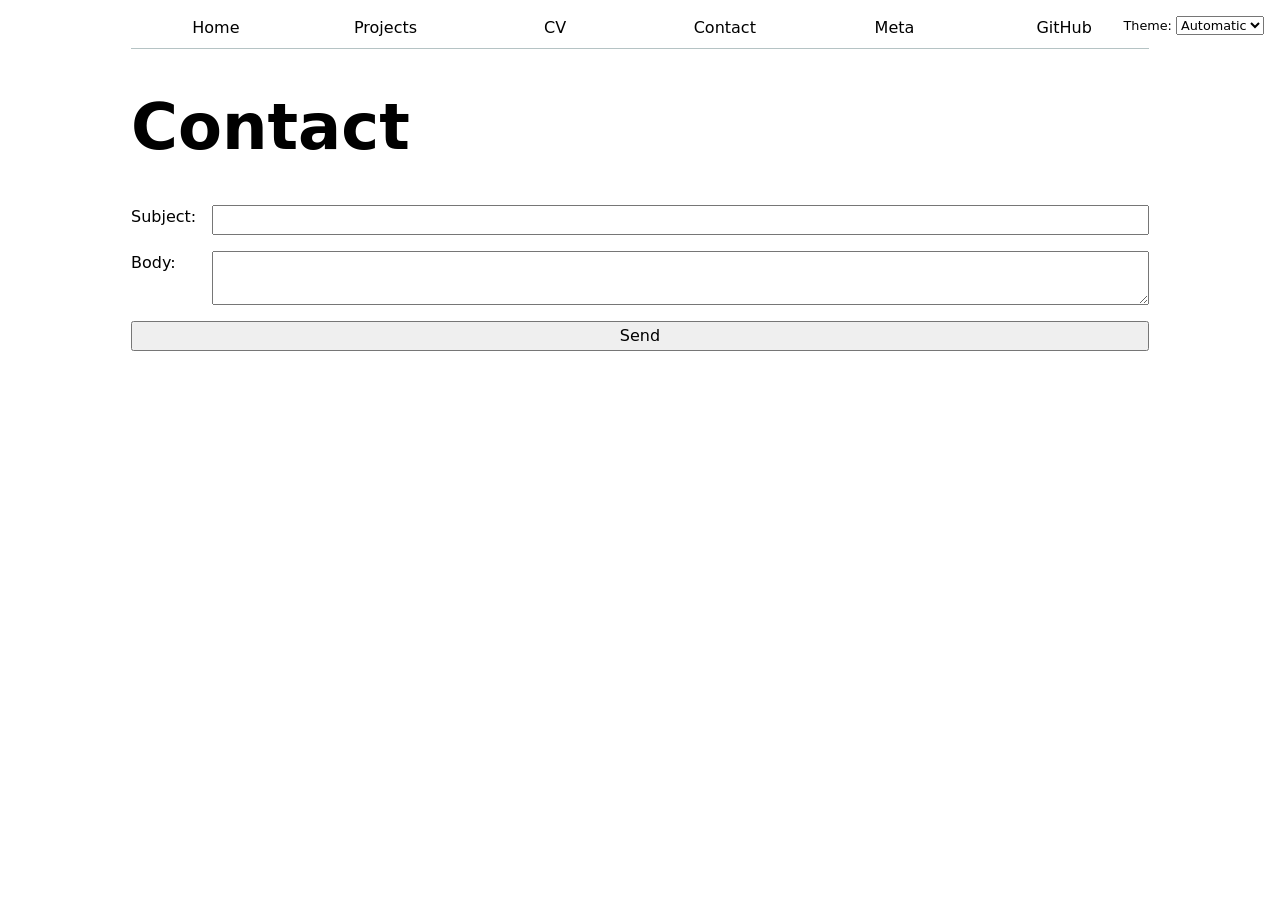
<file: contact/index.html>
<!DOCTYPE html>
<html lang="en">

<head>
    <meta charset="UTF-8">
    <meta name="viewport" content="width=device-width, initial-scale=1.0">
    <title>Contact • Cory Ornelas</title>
    <link rel="stylesheet" href="../style.css">
    <script type="module" src="../global.js"></script>
</head>

<body>
    <h1>Contact</h1>
    <form action="mailto:caornelas@ucsd.edu" method="GET">
        <label>Subject: <input name="subject"></label>
        <label>Body: <textarea name="body"></textarea></label>
        <button>Send</button>
    </form>
</body>

</html>
</file>
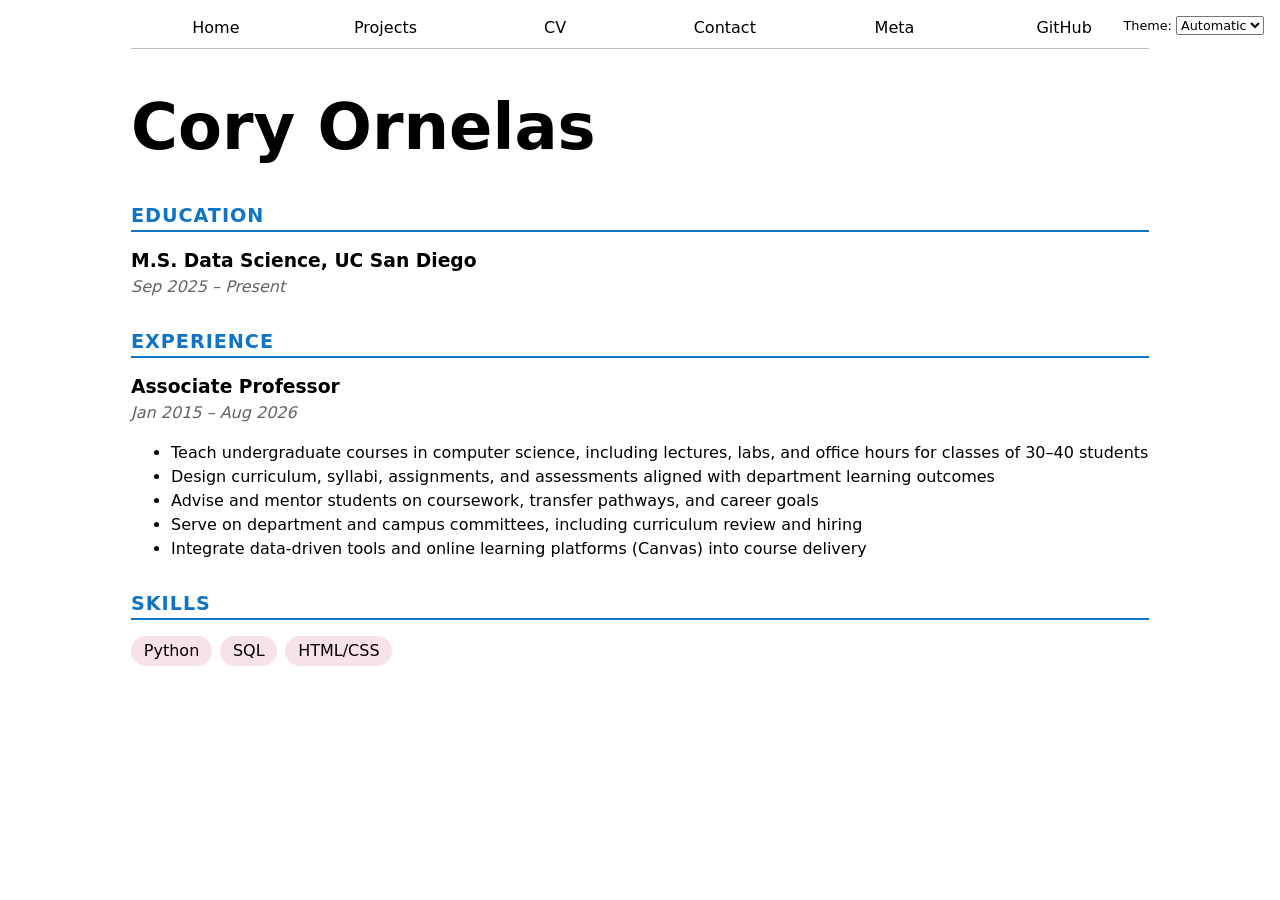
<file: cv/index.html>
<!DOCTYPE html>
<html lang="en">

<head>
    <meta charset="UTF-8">
    <meta name="viewport" content="width=device-width, initial-scale=1.0">
    <title>CV • Cory Ornelas</title>
    <link rel="stylesheet" href="../style.css">
    <script type="module" src="../global.js"></script>
</head>

<body class="cv">

    <h1>Cory Ornelas</h1>

    <section>
        <h2>Education</h2>
        <article>
            <h3>M.S. Data Science, UC San Diego</h3>
            <p><time datetime="2025-09">Sep 2025</time> – Present</p>
        </article>
    </section>

    <section>
        <h2>Experience</h2>
        <article>
            <h3>Associate Professor</h3>
            <p><time datetime="2015-01">Jan 2015</time> – <time datetime="2026-08">Aug 2026</time></p>
            <ul>
                <li>Teach undergraduate courses in computer science, including lectures, labs, and office hours for classes of
                    30–40 students</li>
                <li>Design curriculum, syllabi, assignments, and assessments aligned with department learning outcomes
                </li>
                <li>Advise and mentor students on coursework, transfer pathways, and career goals</li>
                <li>Serve on department and campus committees, including curriculum review and hiring</li>
                <li>Integrate data-driven tools and online learning platforms (Canvas) into course delivery</li>
            </ul>
        </article>
    </section>

    <section>
        <h2>Skills</h2>
        <ul class="skills">
            <li>Python</li>
            <li>SQL</li>
            <li>HTML/CSS</li>
        </ul>
    </section>
</body>

</html>
</file>
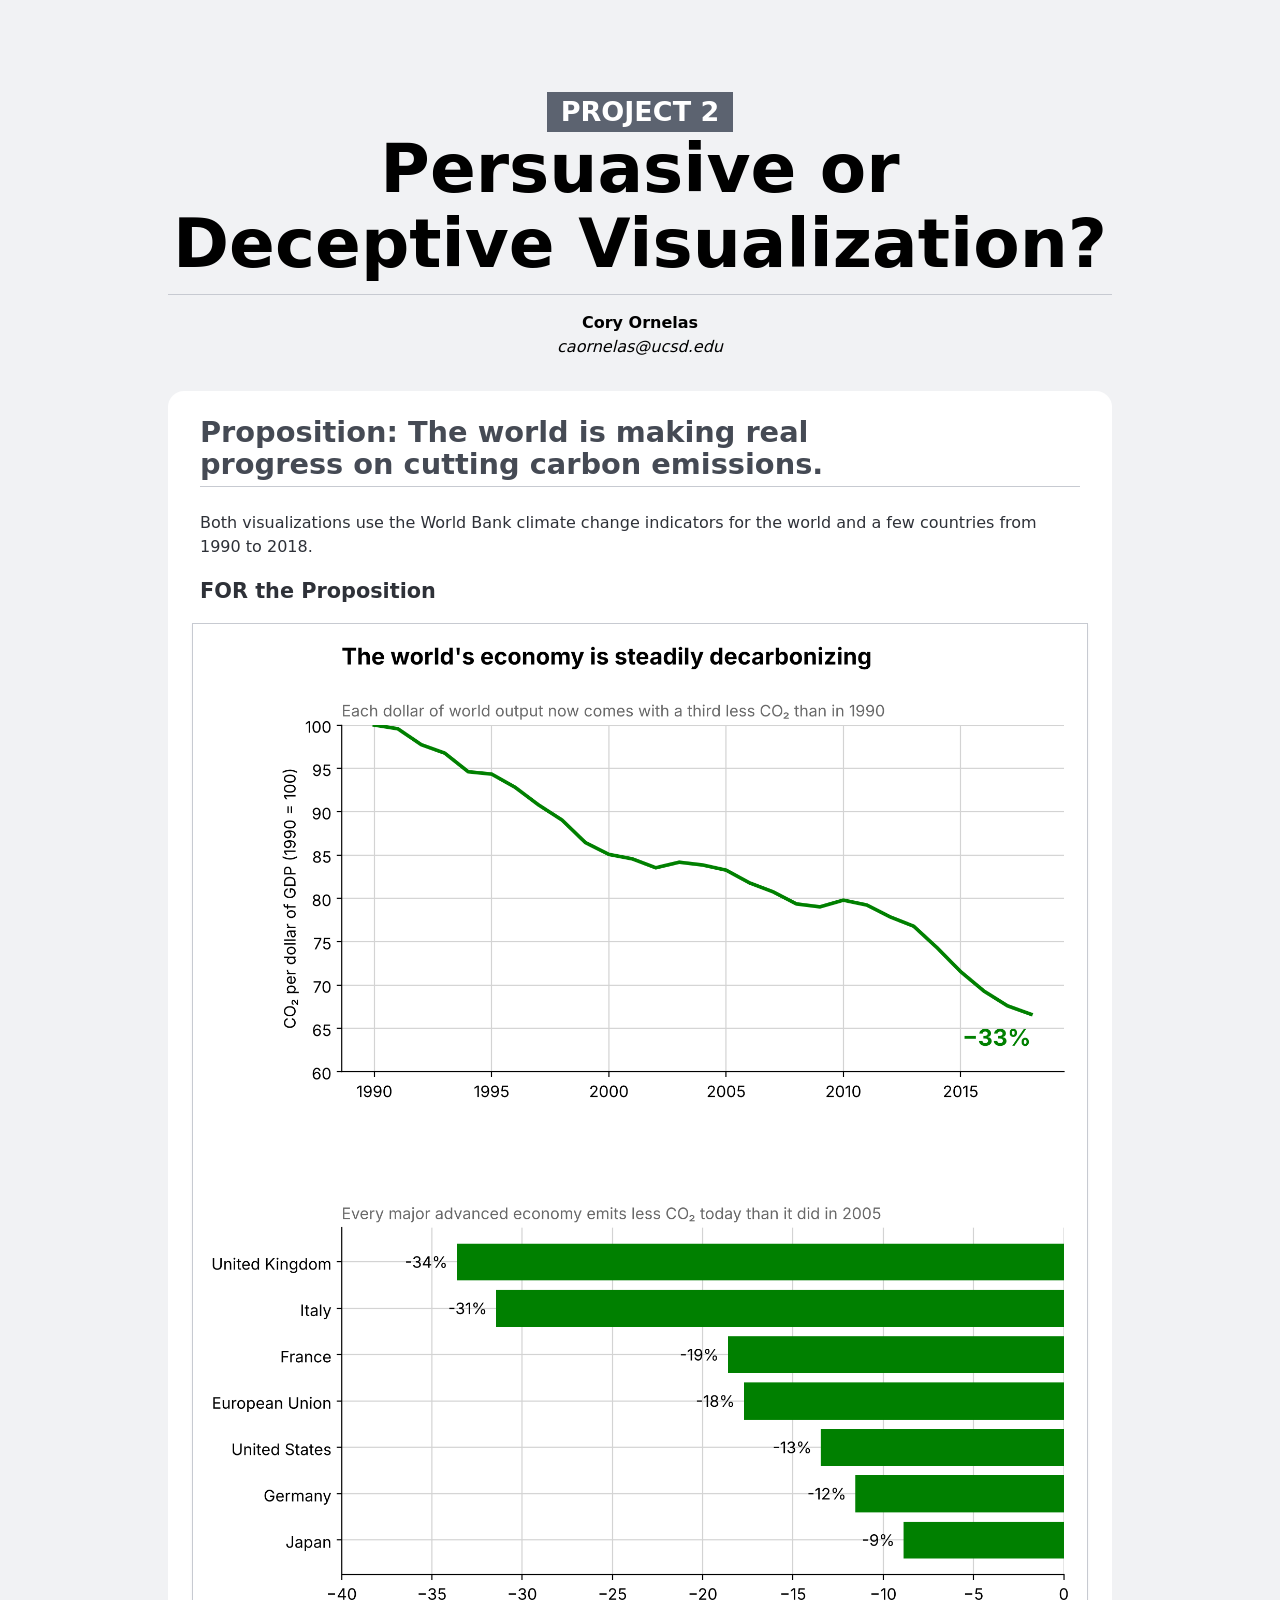
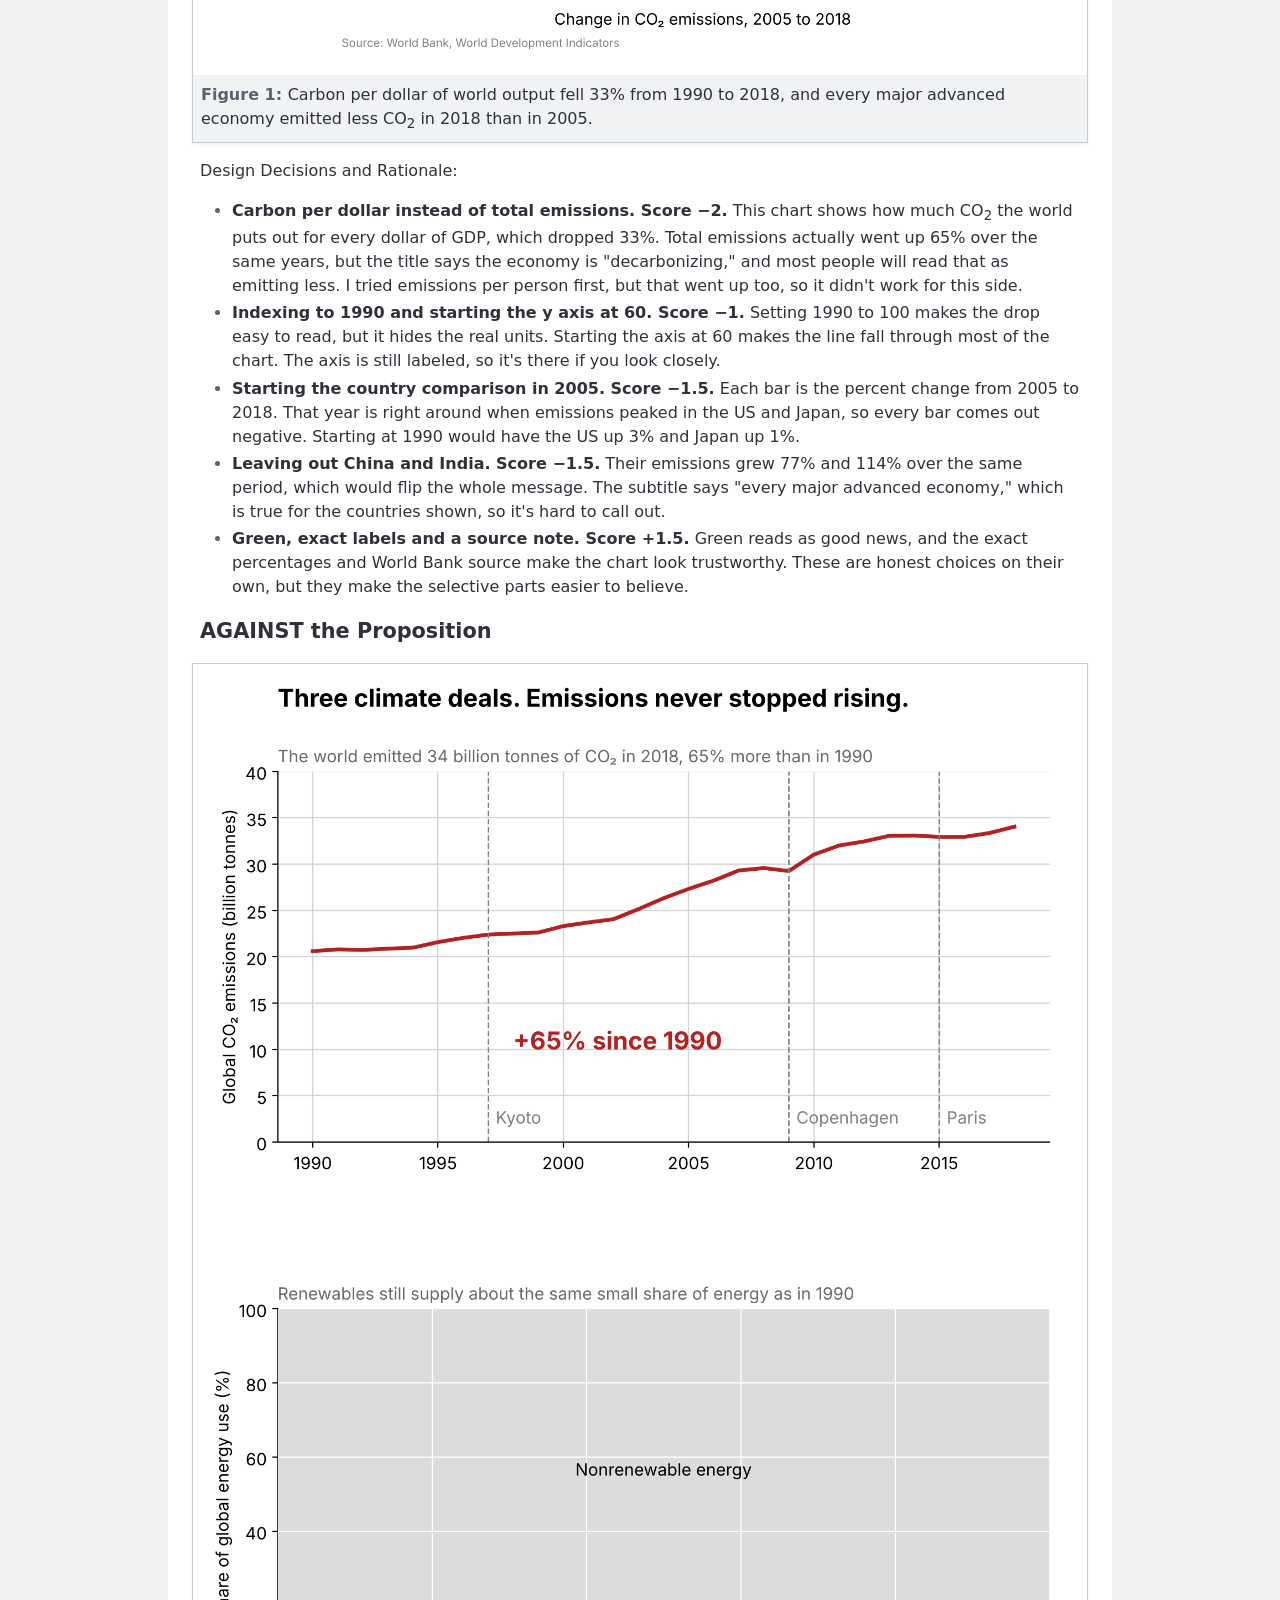
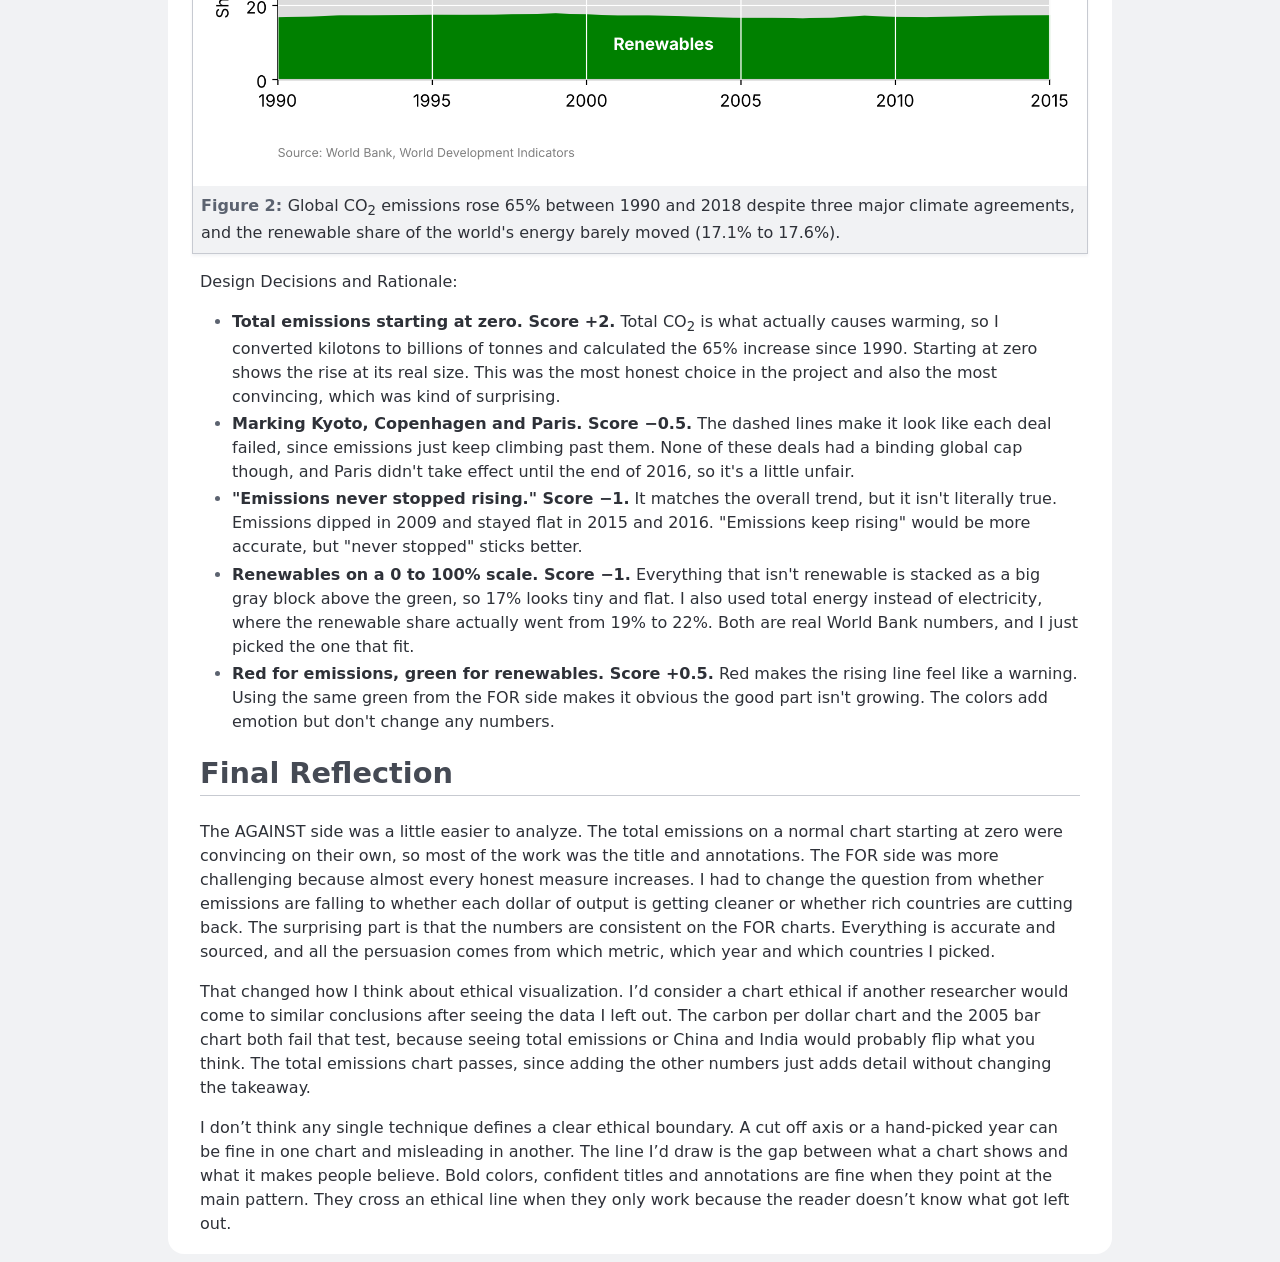
<file: project2/index.html>
<!DOCTYPE html>
<html lang="en">
  <head>
    <title>Project 2: Persuasive or Deceptive?</title>
    <style>
      :root {
        --color-neutral-95: hsl(220 10% 95%);
        --color-neutral-90: hsl(220 10% 90%);
        --color-neutral-80: hsl(220 10% 80%);
        --color-neutral-70: hsl(220 10% 70%);
        --color-neutral-60: hsl(220 10% 60%);
        --color-neutral-50: hsl(220 10% 50%);
        --color-neutral-40: hsl(220 10% 40%);
        --color-neutral-30: hsl(220 10% 30%);
        --color-neutral-20: hsl(220 10% 20%);
        --color-neutral-10: hsl(220 10% 10%);
      }

      html {
        font: 100%/1.5 system-ui;
        counter-reset: figure;
        background: var(--color-neutral-95);
        max-width: min(75vw, 80em);
        margin: 0 auto;
      }

      /* Headings */

      h1,
      h2,
      h3,
      h4,
      h5,
      h6 {
        line-height: 1.1;
        font-weight: 600;
        text-wrap: balance;
      }

      h1,
      h2 {
        border-bottom: 1px solid var(--color-neutral-80);
        padding-bottom: 0.2em;
      }

      h1 {
        margin-block: 1em 0.5rem;
        font-size: clamp(2.5em, 150% + 2vh + 2vw, 10vmin);
        font-weight: 800;

        small {
          display: block;
          width: fit-content;
          padding: 0.2em 0.5em;
          margin-inline: auto;
          color: white;
          background: var(--color-neutral-40);
          font-size: 40%;
          text-transform: uppercase;
          white-space: nowrap;
        }
      }

      h2 {
        font-size: 180%;
        color: var(--color-neutral-30);
      }

      h3 {
        font-size: 130%;
      }

      /* Lists */

      ul,
      ol {
        padding-inline-start: 2em;
      }

      li {
        &::marker {
          color: var(--color-neutral-40);
        }

        + li {
          margin-top: 0.2em;
        }
      }

      /* Sectioning elements */

      header {
        padding-block: 1em;
        text-align: center;
      }

      main {
        background: white;
        color: var(--color-neutral-20);
        border-radius: 1rem;
        padding: 0.1rem 2rem;
      }

      /* Figures */

      figure {
        margin: 1em 0;
        padding: 0.5rem;
        margin-inline: -0.5em;
        border: 1px solid var(--color-neutral-80);
        box-shadow: 0 0.1em 0.2em var(--color-neutral-95);
        text-align: center;
        background: white;

        > figcaption {
          font: 500 75% var(--font-sans);
          background: var(--color-neutral-95);
          padding: 0.5rem;
          margin: -0.5rem;
          margin-top: 0.5rem;
          counter-increment: figure;
          text-align: left;

          &::before {
            content: 'Figure ' counter(figure) ': ';
            font-weight: bold;
            color: var(--color-neutral-40);
          }

          a:not(:hover, :focus, :active) {
            color: inherit;
            text-decoration: underline;
            text-decoration-color: color-mix(
              in lab,
              currentColor,
              transparent 70%
            );
          }
        }
      }
    </style>
  </head>

  <body>
    <header>
      <h1>
        <small>Project 2</small>
        Persuasive or Deceptive Visualization?
      </h1>

      <p><strong>Cory Ornelas</strong><br /><em>caornelas@ucsd.edu</em></p>
    </header>

    <main>
      <h2>Proposition: The world is making real progress on cutting carbon emissions.</h2>

      <p>Both visualizations use the World Bank climate change indicators for the world and a few countries from 1990 to 2018.</p>

      <section>
        <h3>FOR the Proposition</h3>

        <figure>
          <img src="for.png" alt="Top: line chart of world CO2 emissions per dollar of GDP, indexed so 1990 equals 100, falling to 67 by 2018. Bottom: bar chart of the change in CO2 emissions from 2005 to 2018 for seven advanced economies, from 34% lower for the United Kingdom to 9% lower for Japan." style="max-width: 100%" />
          <figcaption>Carbon per dollar of world output fell 33% from 1990 to 2018, and every major advanced economy emitted less CO<sub>2</sub> in 2018 than in 2005.</figcaption>
        </figure>

        <p>Design Decisions and Rationale:</p>

        <ul>
          <li><strong>Carbon per dollar instead of total emissions. Score −2.</strong> This chart shows how much CO<sub>2</sub> the world puts out for every dollar of GDP, which dropped 33%. Total emissions actually went up 65% over the same years, but the title says the economy is "decarbonizing," and most people will read that as emitting less. I tried emissions per person first, but that went up too, so it didn't work for this side.</li>
          <li><strong>Indexing to 1990 and starting the y axis at 60. Score −1.</strong> Setting 1990 to 100 makes the drop easy to read, but it hides the real units. Starting the axis at 60 makes the line fall through most of the chart. The axis is still labeled, so it's there if you look closely.</li>
          <li><strong>Starting the country comparison in 2005. Score −1.5.</strong> Each bar is the percent change from 2005 to 2018. That year is right around when emissions peaked in the US and Japan, so every bar comes out negative. Starting at 1990 would have the US up 3% and Japan up 1%.</li>
          <li><strong>Leaving out China and India. Score −1.5.</strong> Their emissions grew 77% and 114% over the same period, which would flip the whole message. The subtitle says "every major advanced economy," which is true for the countries shown, so it's hard to call out.</li>
          <li><strong>Green, exact labels and a source note. Score +1.5.</strong> Green reads as good news, and the exact percentages and World Bank source make the chart look trustworthy. These are honest choices on their own, but they make the selective parts easier to believe.</li>
        </ul>
      </section>

      <section>
        <h3>AGAINST the Proposition</h3>

        <figure>
          <img src="against_v2.png" alt="Top: area chart of global CO2 emissions rising from about 20.6 billion tonnes in 1990 to 34 billion tonnes in 2018, with dashed lines marking the Kyoto Protocol in 1997, the Copenhagen Accord in 2009 and the Paris Agreement in 2015. Bottom: area chart on a scale from 0 to 100% showing renewables holding at about 17% of global energy use from 1990 to 2015." style="max-width: 100%" />
          <figcaption>Global CO<sub>2</sub> emissions rose 65% between 1990 and 2018 despite three major climate agreements, and the renewable share of the world's energy barely moved (17.1% to 17.6%).</figcaption>
        </figure>

        <p>Design Decisions and Rationale:</p>

        <ul>
          <li><strong>Total emissions starting at zero. Score +2.</strong> Total CO<sub>2</sub> is what actually causes warming, so I converted kilotons to billions of tonnes and calculated the 65% increase since 1990. Starting at zero shows the rise at its real size. This was the most honest choice in the project and also the most convincing, which was kind of surprising.</li>
          <li><strong>Marking Kyoto, Copenhagen and Paris. Score −0.5.</strong> The dashed lines make it look like each deal failed, since emissions just keep climbing past them. None of these deals had a binding global cap though, and Paris didn't take effect until the end of 2016, so it's a little unfair.</li>
          <li><strong>"Emissions never stopped rising." Score −1.</strong> It matches the overall trend, but it isn't literally true. Emissions dipped in 2009 and stayed flat in 2015 and 2016. "Emissions keep rising" would be more accurate, but "never stopped" sticks better.</li>
          <li><strong>Renewables on a 0 to 100% scale. Score −1.</strong> Everything that isn't renewable is stacked as a big gray block above the green, so 17% looks tiny and flat. I also used total energy instead of electricity, where the renewable share actually went from 19% to 22%. Both are real World Bank numbers, and I just picked the one that fit.</li>
          <li><strong>Red for emissions, green for renewables. Score +0.5.</strong> Red makes the rising line feel like a warning. Using the same green from the FOR side makes it obvious the good part isn't growing. The colors add emotion but don't change any numbers.</li>
        </ul>
      </section>

      <section>
        <h2>Final Reflection</h2>

        <p>The AGAINST side was a little easier to analyze. The total emissions on a normal chart starting at zero were convincing on their own, so most of the work was the title and annotations. The FOR side was more challenging because almost every honest measure increases. I had to change the question from whether emissions are falling to whether each dollar of output is getting cleaner or whether rich countries are cutting back. The surprising part is that the numbers are consistent on the FOR charts. Everything is accurate and sourced, and all the persuasion comes from which metric, which year and which countries I picked.</p>

        <p>That changed how I think about ethical visualization. I’d consider a chart ethical if another researcher would come to similar conclusions after seeing the data I left out. The carbon per dollar chart and the 2005 bar chart both fail that test, because seeing total emissions or China and India would probably flip what you think. The total emissions chart passes, since adding the other numbers just adds detail without changing the takeaway.</p>

        <p>I don’t think any single technique defines a clear ethical boundary. A cut off axis or a hand-picked year can be fine in one chart and misleading in another. The line I’d draw is the gap between what a chart shows and what it makes people believe. Bold colors, confident titles and annotations are fine when they point at the main pattern. They cross an ethical line when they only work because the reader doesn’t know what got left out.</p>
      </section>
    </main>
  </body>
</html>
</file>
<file: style.css>
:root {
	color-scheme: light dark;
	--color-accent: oklch(55% 0.15 250);
	--border-gray: oklch(50% 10% 200 / 40%);
	accent-color: var(--color-accent);
}

body {
	font: 100%/1.5 system-ui;
	max-width: 100ch;
	margin-inline: max(1em, (100% - 100ch) / 2);
}

img {
	max-width: 100%;
}

h1, h2, h3, h4, h5, h6 {
	line-height: 1.1;
	text-wrap: balance;
}

h1 {
	font-size: 400%;
}

nav {
	display: flex;
	margin-bottom: 1em;
	border-bottom: 1px solid var(--border-gray);

	ul, li {
		display: contents;
	}

	a {
		flex: 1;
		text-decoration: none;
		color: inherit;
		text-align: center;
		padding: 0.5em;
	}

	a.current {
		border-bottom: 0.4em solid var(--border-gray);
		padding-bottom: 0.1em;
		font-weight: bold;
	}

	a:hover {
		border-bottom: 0.4em solid var(--color-accent);
		padding-bottom: 0.1em;
		background-color: color-mix(in oklch, var(--color-accent), canvas 85%);
	}
}

input, textarea, button, select {
	font: inherit;
}

form {
	display: grid;
	grid-template-columns: auto 1fr;
	gap: 1em;

	label {
		display: grid;
		grid-template-columns: subgrid;
		grid-column: 1 / -1;
	}

	button {
		grid-column: 1 / -1;
	}
}

.color-scheme {
	position: absolute;
	top: 1rem;
	right: 1rem;
	font-size: 80%;
}

.projects {
	display: grid;
	grid-template-columns: repeat(auto-fill, minmax(15em, 1fr));
	gap: 1em;

	article {
		display: grid;
		grid-template-rows: subgrid;
		grid-row: span 3;
		gap: 0.5em;
	}

	h2 {
		margin: 0;
	}

	p {
		margin: 0;
	}
}

.cv {
	section {
		margin-block: 2em;
	}

	h2 {
		color: var(--color-accent);
		border-bottom: 2px solid var(--color-accent);
		padding-bottom: 0.2em;
		text-transform: uppercase;
		letter-spacing: 0.05em;
		font-size: 120%;
	}

	article + article {
		margin-top: 1.5em;
	}

	h3 {
		margin-bottom: 0.2em;
	}

	time {
		font-variant-numeric: tabular-nums;
	}

	article > p {
		margin-top: 0;
		color: oklch(50% 0 0);
		font-style: italic;
	}

	.skills {
		display: flex;
		flex-wrap: wrap;
		gap: 0.5em;
		padding: 0;
		list-style: none;

		li {
			padding: 0.2em 0.8em;
			border-radius: 1em;
			background-color: color-mix(in oklch, var(--color-accent), canvas 85%);
		}
	}
}

.project-year {
	font-family: Baskerville, serif;
	font-variant-numeric: oldstyle-nums;
	color: gray;
}

.container {
	display: flex;
	flex-wrap: wrap;
	align-items: center;
	gap: 2em;
}

#projects-pie-plot {
	flex: 1 1 12em;
	max-width: 20em;
	margin-block: 2em;
	overflow: visible;

	&:has(path:hover) {
		path:not(:hover) {
			opacity: 0.5;
		}
	}

	path {
		transition: 300ms;
		cursor: pointer;
	}
}

.legend {
	flex: 1 1 12em;
	display: grid;
	grid-template-columns: repeat(auto-fill, minmax(9em, 1fr));
	gap: 1em;
	padding: 1em;
	margin: 0;
	border: 1px solid var(--border-gray);
	border-radius: 0.5em;
	list-style: none;
}

.legend-item {
	display: flex;
	align-items: center;
	gap: 0.5em;
	cursor: pointer;
}

.swatch {
	display: inline-block;
	width: 1em;
	aspect-ratio: 1 / 1;
	border-radius: 50%;
	background-color: var(--color);
}

.selected {
	--color: oklch(60% 45% 0) !important;

	&:is(path) {
		fill: var(--color);
	}
}

.searchBar {
	width: 100%;
	padding: 0.5em;
	margin-bottom: 1em;
	font: inherit;
}

.stats {
	display: grid;
	grid-template-columns: repeat(auto-fit, minmax(7em, 1fr));
	gap: 0.25em 1.5em;
	margin: 1em 0;

	dt {
		grid-row: 1;
		font-size: 75%;
		text-transform: uppercase;
		letter-spacing: 0.05em;
		color: gray;
	}

	dd {
		grid-row: 2;
		margin: 0;
		font-size: 150%;
	}
}

.gridlines {
	line {
		stroke: var(--border-gray);
		stroke-opacity: 0.5;
	}

	.domain {
		display: none;
	}
}

dl.info {
	display: grid;
	grid-template-columns: auto 1fr;
	gap: 0.25em 1em;
	margin: 0;
	transition-duration: 500ms;
	transition-property: opacity, visibility;

	dt {
		color: gray;
	}

	dd {
		margin: 0;
	}
}

dl.info[hidden]:not(:hover, :focus-within) {
	opacity: 0;
	visibility: hidden;
}

.tooltip {
	position: fixed;
	top: 1em;
	left: 1em;
	padding: 0.75em 1em;
	border-radius: 0.5em;
	background-color: color-mix(in oklch, canvas 85%, transparent);
	box-shadow: 0 2px 8px oklch(0% 0 0 / 20%);
	backdrop-filter: blur(6px);
}

#chart circle {
	transition: 200ms;
	transform-origin: center;
	transform-box: fill-box;

	&:hover {
		transform: scale(1.5);
	}

	&.selected {
		fill: #ff6b6b;
	}
}

@keyframes marching-ants {
	to {
		stroke-dashoffset: -8;
	}
}

.selection {
	fill-opacity: 0.1;
	stroke: currentColor;
	stroke-opacity: 0.7;
	stroke-dasharray: 5 3;
	animation: marching-ants 2s linear infinite;
}
</file>
